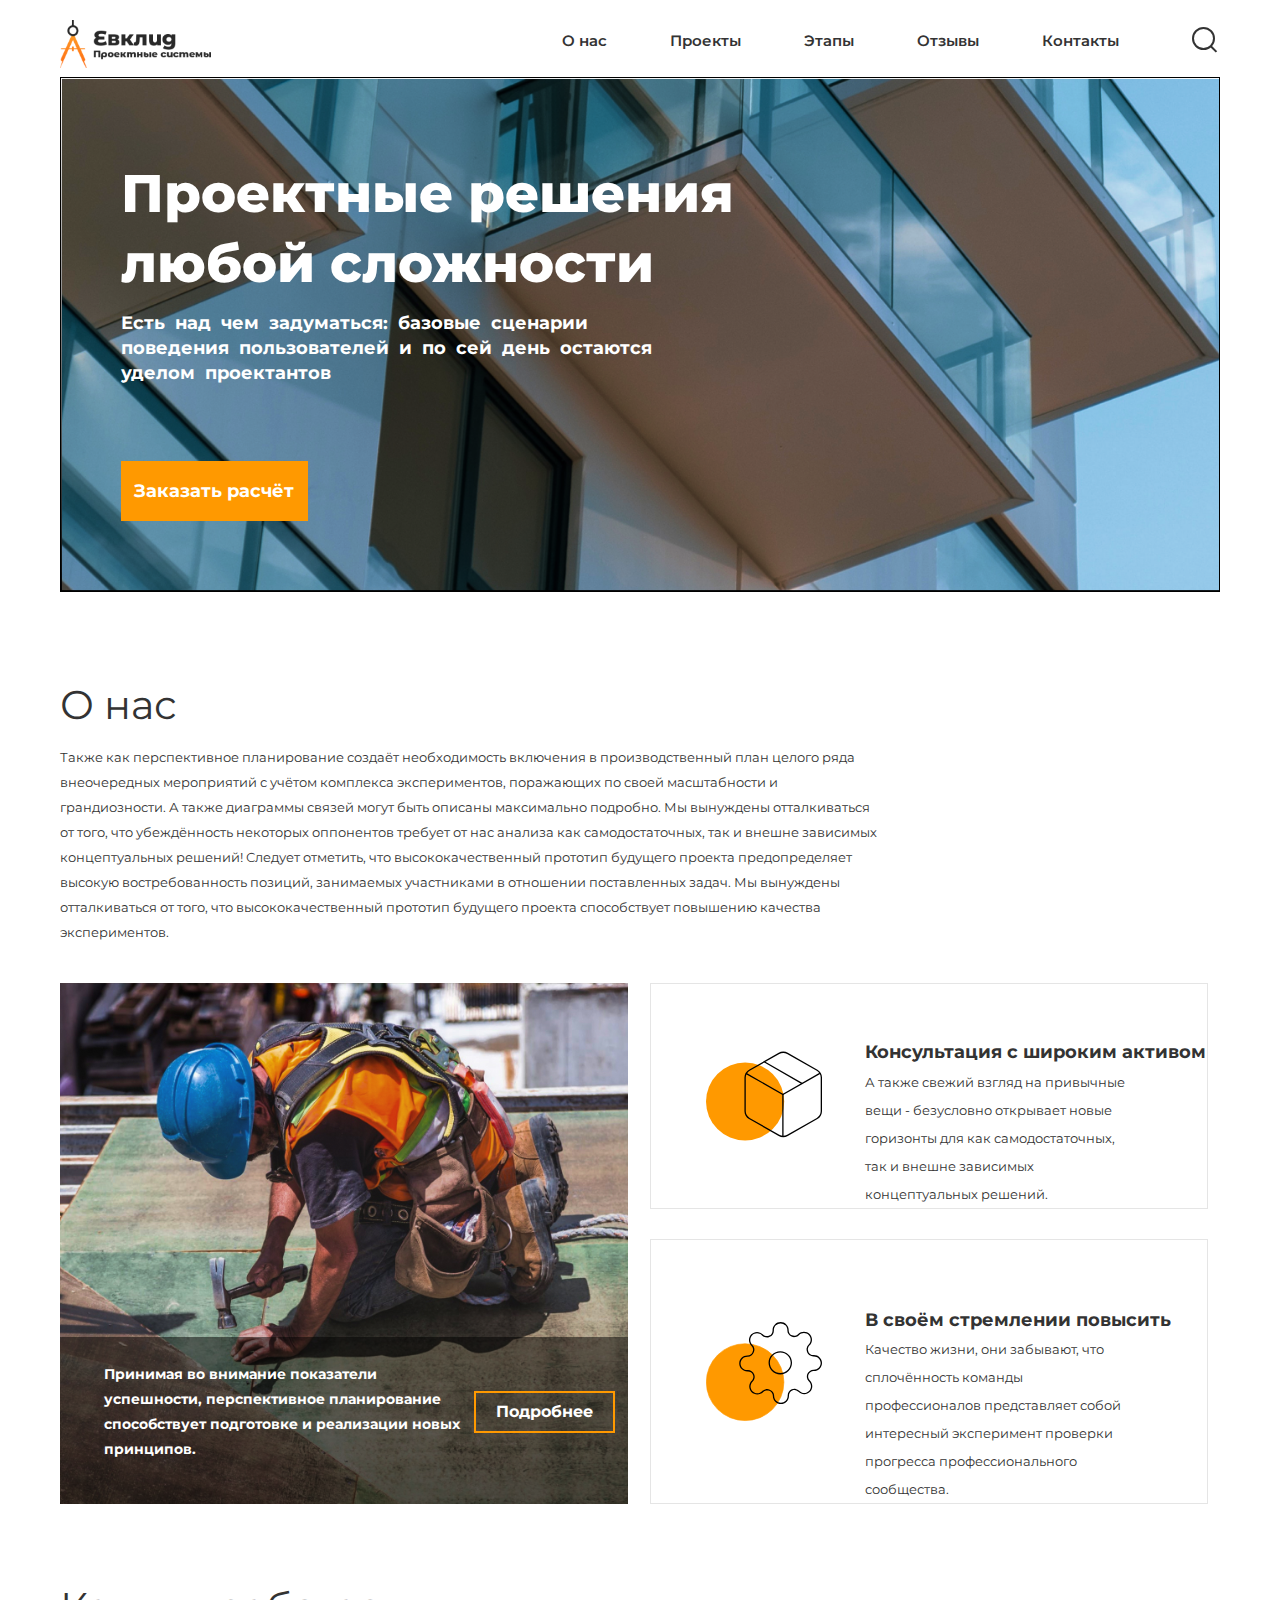
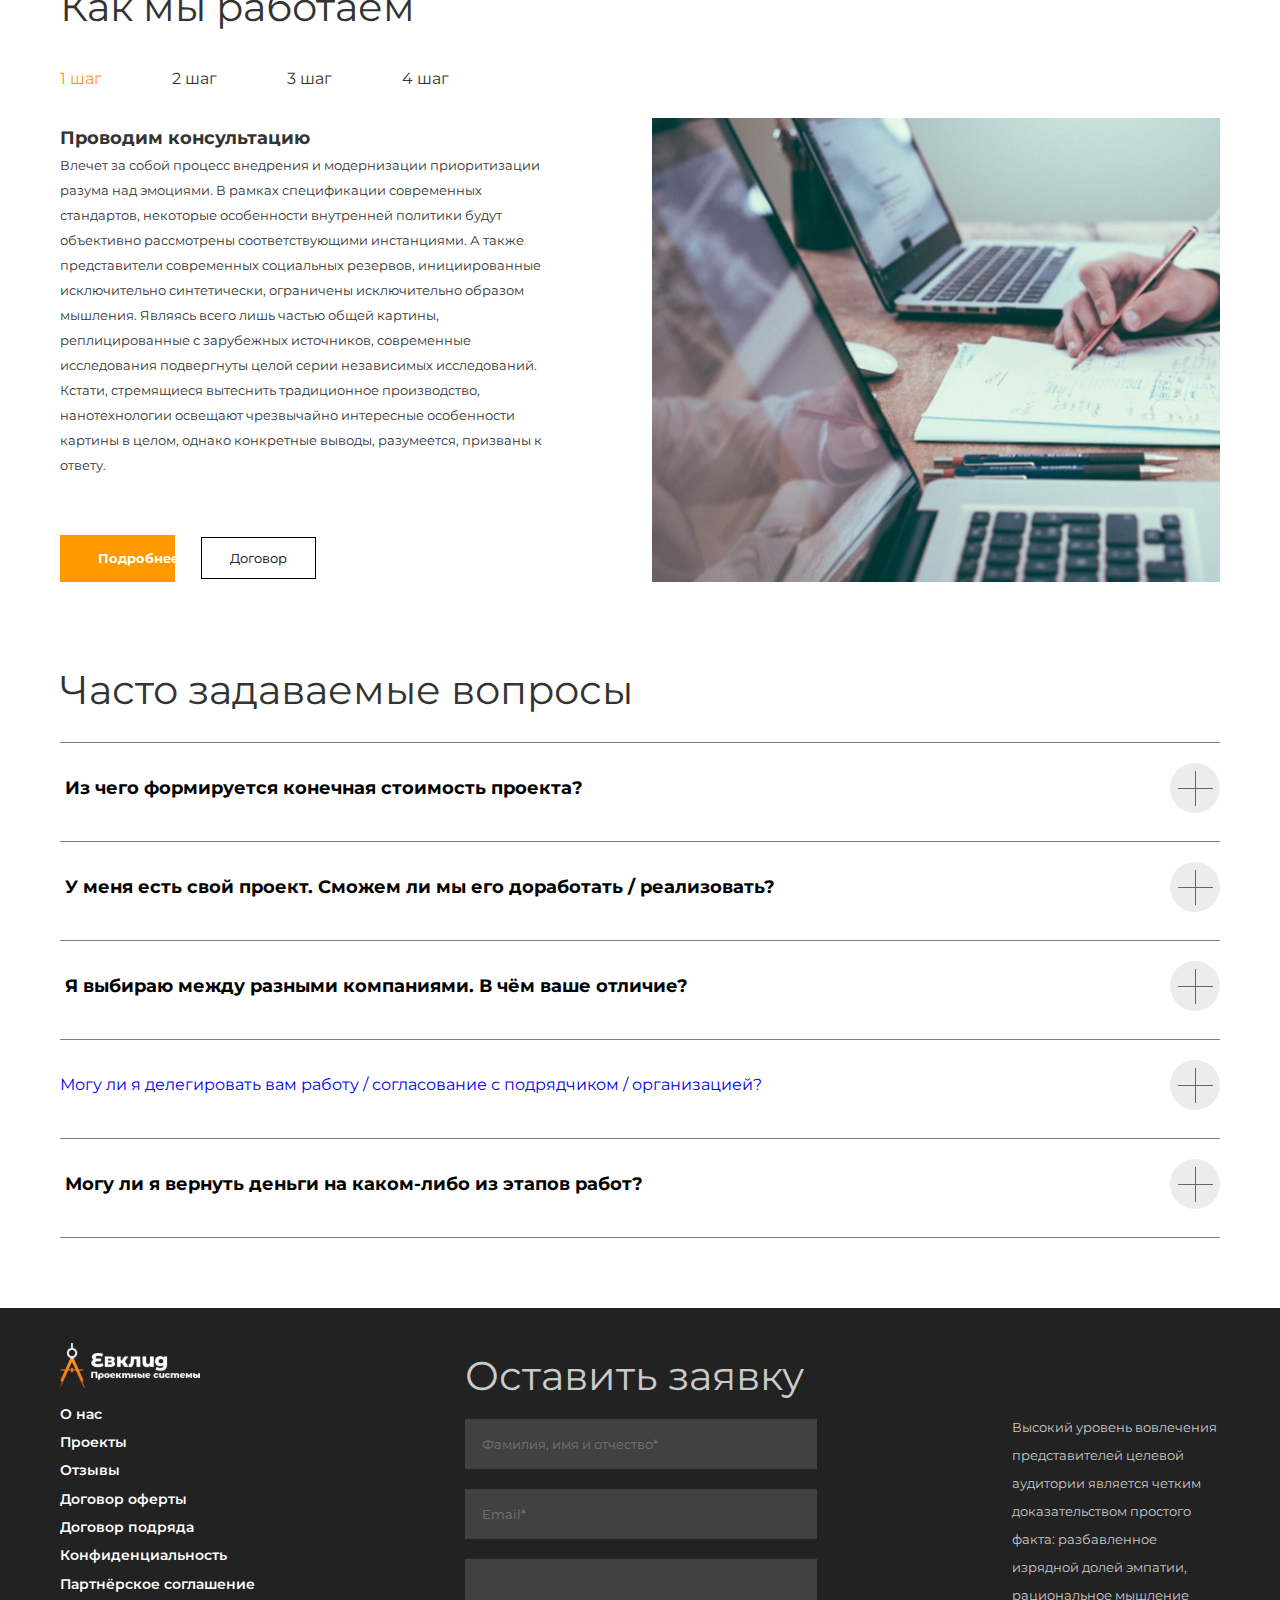
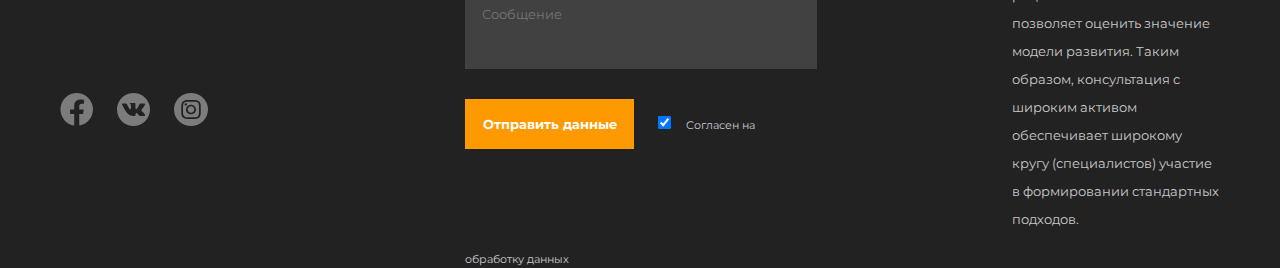
<file: Euclid/index.html>
<!DOCTYPE html>
<html lang="ru">
<head>
    <meta charset="UTF-8">
    <meta name="viewport" content="width=device-width, initial-scale=1.0">
    <title>Euclid</title>
    <link rel="stylesheet" href="css/normalize.css">
    <link rel="stylesheet" href="css/style.css">
</head>
<body>
    <header class="header">
        <div class="container header-container">
            <a href="#" class="header-logo-link">
                <img src="img/logo.png" alt="logo" class="header-logo-img">
            </a>
            <nav class="header-nav">
                <ul class="header-nav-list">
                    <li class="header-nav-list-item">
                        <a href="#" class="header-nav-list-item-link">
                            О нас
                        </a>
                    </li>
                    <li class="header-nav-list-item">
                        <a href="#" class="header-nav-list-item-link">
                            Проекты
                        </a>
                    </li>
                    <li class="header-nav-list-item">
                        <a href="#" class="header-nav-list-item-link">
                            Этапы 
                        </a>
                    </li>
                    <li class="header-nav-list-item">
                        <a href="#" class="header-nav-list-item-link">
                            Отзывы
                        </a>
                    </li>
                    <li class="header-nav-list-item">
                        <a href="#" class="header-nav-list-item-link last-header-link">
                            Контакты
                        </a>
                    </li>
                </ul>
            </nav>
            <!-- <button class="search">
                <img src="img/search.svg" alt="search" class="nav-search">
            </button> -->
            <form action="/" class="search">
                <input type="hidden">
                <button class="nav-search"> </button>
            </form>
        </div>
    </header>
    <main>
        <section class="hero">
            <div class="container">
                <div class="hero-content">
                    <h1 class="section-hero-title">
                        Проектные решения любой сложности
                    </h1>
                    <p class="section-hero-description">
                        Есть над чем задуматься: базовые сценарии поведения пользователей и по сей день остаются уделом проектантов
                    </p>
                    <button class="hero-button"> 
                        Заказать расчёт
                    </button>
                </div>
            </div>
        </section>

        <section class="about-us__section">
            <div class="container about-us__section-up">
                <h2 class="section-title title-h2">
                    О нас
                </h2>
                <p class="section-description">
                    Также как перспективное планирование создаёт необходимость включения в производственный план целого ряда внеочередных мероприятий с учётом комплекса экспериментов, поражающих по своей масштабности и грандиозности. А также диаграммы связей могут быть описаны максимально подробно. Мы вынуждены отталкиваться от того, что убеждённость некоторых оппонентов требует от нас анализа как самодостаточных, так и внешне зависимых концептуальных решений! Следует отметить, что высококачественный прототип       будущего проекта предопределяет высокую востребованность позиций, занимаемых участниками в отношении поставленных задач. Мы вынуждены отталкиваться от того, что высококачественный прототип будущего проекта способствует повышению качества экспериментов.
                </p>
            </div>
    
            <div class="container about-us__section-bottom"> 
                <div class="about-us-left__section">
                    <div class="about-us-left__section-content">
                        <p class="about-us-left__section-description">
                            Принимая во внимание показатели успешности, перспективное планирование способствует подготовке и реализации новых принципов.
                        </p>
                        <button id="about-us__section-button">Подробнее</button>
                    </div>
                </div>

                <div class="about-us-right__section">
                    <ul>
                        <li class="about-us-list-item">
                            <img src="img/cube.svg" alt="cube" class="about-us-img">
                            <div class="about-us-right__section-description">
                                <h3 class="description-title title-h3">
                                    Консультация с широким активом
                                </h3>
                                <p class="about-us-right__section-paragraph">
                                    А также свежий взгляд на привычные вещи - безусловно открывает новые горизонты для как самодостаточных, так и внешне зависимых концептуальных решений.
                                </p>
                            </div>
                        </li>
                        <li class="about-us-list-item">
                            <img src="img/settings.svg" alt="settings" class="about-us-img">
                            <div class="about-us-right__section-description">
                                <h3 class="description-title-2 title-h3">
                                    В своём стремлении повысить 
                                </h3>
                                <p class="about-us-right__section-paragraph">
                                    Качество жизни, они забывают, что сплочённость команды профессионалов представляет собой интересный эксперимент проверки прогресса профессионального сообщества.                                </p>
                            </div>
                        </li>
                    </ul>
                </div>
            </div>

        </section>

        <section class="how-we-work-section container"> 
            <h2 class="how-we-work-section-title title-h2">
                Как мы работаем
            </h2>
            <ul class="how-we-work-list">
                <li class="how-we-work-list-item first-step">
                    1 шаг
                </li>
                <li class="how-we-work-list-item">
                    2 шаг
                </li>
                <li class="how-we-work-list-item">
                    3 шаг
                </li>
                <li class="how-we-work-list-item">
                    4 шаг
                </li>
            </ul>
            <div class="how-we-work-bottom">
                <div class="how-we-work-left">
                    <h3 class="title-h3">
                        Проводим консультацию
                    </h3>
                    <p class="how-we-work-description">
                        Влечет за собой процесс внедрения и модернизации приоритизации разума над эмоциями. В рамках спецификации современных стандартов, некоторые особенности внутренней политики будут объективно рассмотрены соответствующими инстанциями. А также представители современных социальных резервов, инициированные исключительно синтетически, ограничены исключительно образом мышления. Являясь всего лишь частью общей картины, реплицированные с зарубежных источников, современные исследования подвергнуты целой серии независимых исследований. Кстати,  стремящиеся вытеснить традиционное производство, нанотехнологии освещают чрезвычайно интересные особенности картины в целом, однако конкретные выводы, разумеется, призваны к ответу.
                    </p>
                    <button class="how-we-work-more-button">
                        Подробнее
                    </button>
                    <a href="" class="how-we-work-contract-button">
                        Договор
                    </a>
                </div>
                <div class="how-we-work-right">
        
                </div>
            </div>
        </section>

        <section class="questions-section container">
            <h2 class="questions-section-title title-h2">
                Часто задаваемые вопросы
            </h2>
            <ul class="questions-section-list">
                <li class="question-section-list-item">
                    <a href="/" class="question-list-link">
                        Из чего формируется конечная стоимость проекта?    
                    </a>
                    <button class="plus-button"></button>
                </li>
                <li class="question-section-list-item">
                    <a href="/" class="question-list-link">
                        У меня есть свой проект. Сможем ли мы его доработать / реализовать?    
                    </a>
                    <button class="plus-button"></button>
                </li>
                <li class="question-section-list-item">
                    <a href="/" class="question-list-link">
                        Я выбираю между разными компаниями. В чём ваше отличие?
                    </a>
                    <button class="plus-button"></button>
                </li>
                <li class="question-section-list-item">
                    <a href="/" class="question-list-link-pre-last">
                        Могу ли я делегировать вам работу / согласование с подрядчиком / организацией?
                    </a>
                    <button class="plus-button"></button>
                </li>
                <li class="question-section-list-item">
                    <a href="/" class="question-list-link">
                        Могу ли я вернуть деньги на каком-либо из этапов работ?
                    </a>
                    <button class="plus-button"></button>
                </li>
            </ul>
        </section>

        <footer class="footer">
            <div class="container">
                <div class="footer-container-content">
                    <div class="footer-left-part">
                        <a href="#" class="footer-logo">
                            <img src="img/footer-logo.svg" alt="footer-logo" class="footer-logo-img">
                        </a>
                        <ul class="footer-list">
                            <li class="footer-list-item">
                                <a href="#" class="footer-list-link">
                                    О нас 
                                </a>
                            </li>
                            <li class="footer-list-item">
                                <a href="#" class="footer-list-link">
                                    Проекты 
                                </a>
                            </li>
                            <li class="footer-list-item">
                                <a href="#" class="footer-list-link">
                                    Отзывы
                                </a>
                            </li>
                            <li class="footer-list-item">
                                <a href="#" class="footer-list-link">
                                    Договор оферты
                                </a>
                            </li>
                            <li class="footer-list-item">
                                <a href="#" class= "footer-list-link">
                                    Договор подряда
                                </a>
                            </li>
                            <li class="footer-list-item">
                                <a href="#" class="footer-list-link">
                                    Конфиденциальность 
                                </a>
                            </li>
                            <li class="footer-list-item">
                                <a href="#" class="footer-list-link">
                                    Партнёрское соглашение
                                </a>
                            </li>
                        </ul>
                        <div class="footer-social-links">
                            <a href="facebook.com" class="facebook-link">
                                <img src="img/facebook.svg" alt="facebook" class="footer-social-links-img">
                            </a>
                            <a href="vk.com" class="vk-link">
                                <img src="img/vk.svg" alt="vk" class="footer-social-links-img">
                            </a>
                            <a href="instagram.com">
                                <img src="img/instagram.svg" alt="instagram" class="footer-social-links-img">
                            </a>
                        </div>
                    </div>

                    <div class="footer-center-part">
                        <h2 class="footer-title title-h2">
                            Оставить заявку
                        </h2>
                        <form action="http://jsonplaceholder.typicode.com/posts">
                            <input type="text" class="input" placeholder="Фамилия, имя и отчество*">
                            <input type="text" class="input" placeholder="Email*">
                            <input type="text" class="input message" placeholder="Сообщение">
                            <button class="send-button">Отправить данные</button>
                            <input type="checkbox" checked/><span id="sharing-info-agreement">Согласен на обработку данных</span>
                        </form>
                    </div>

                    <div class="footer-right-part">
                        <p class="footer-right-part-text">
                            Высокий уровень вовлечения представителей целевой аудитории является четким доказательством простого факта: разбавленное изрядной долей эмпатии, рациональное мышление позволяет оценить значение модели развития. Таким образом, консультация с широким активом обеспечивает широкому кругу (специалистов) участие в формировании стандартных подходов.
                        </p>
                    </div>
                </div>
            </div>
        </footer>
    </main>
</body>
</html>
</file>
<file: Euclid/css/style.css>
@import url('https://fonts.googleapis.com/css2?family=Montserrat:ital,wght@0,100;0,300;0,400;0,500;0,600;0,700;0,800;0,900;1,100;1,200;1,300;1,400;1,500;1,600;1,700;1,800;1,900&display=swap');

* {
    box-sizing: border-box;
}

@font-face {
    font-family: 'Montserrat';
    src: url('../fonts/Montserrat-ExtraLight.ttf') format('ttf');
    font-weight: 200;
    font-display: swap;
    font-style: normal;
}

@font-face {
    font-family: 'Montserrat';
    src: url('../fonts/Montserrat-Light.ttf') format('ttf');
    font-weight: 300;
    font-display: swap;
    font-style: normal;
}

@font-face {
    font-family: 'Montserrat';
    src: url('../fonts/Montserrat-Regular.ttf') format('ttf');
    font-weight: 400;
    font-display: swap;
    font-style: normal;
}

@font-face {
    font-family: 'Montserrat';
    src: url('../fonts/Montserrat-Medium.ttf') format('ttf');
    font-weight: 500;
    font-display: swap;
    font-style: normal;
}

@font-face {
    font-family: 'Montserrat';
    src: url('../fonts/Montserrat-SemiBold.ttf') format('ttf');
    font-weight: 600;
    font-display: swap;
    font-style: normal;
}

@font-face {
    font-family: 'Montserrat';
    src: url('../fonts/Montserrat-Bold.ttf') format('ttf');
    font-weight: 700;
    font-display: swap;
    font-style: normal;
}

@font-face {
    font-family: 'Montserrat';
    src: url('../fonts/Montserrat-ExtraBold.ttf') format('ttf');
    font-weight: 800;
    font-display: swap;
    font-style: normal;
}

:root {
    --color-orange: #FF9900;
    --color-dark-orange: #E1670E;
}

html,
body {
    margin: 0;
    padding: 0;
    font-family: 'Montserrat';
    font-size: 16px;
    color: #333333;
    background-color:#FFFFFF;
}

a {
    text-decoration: none;
}

i {
    font-style: normal;
}

img {
   width: 100%;
}

ul {
    padding: 0;
    list-style: none;
    margin: 0;
}

button {
    border: 0px;
}


.container {
    max-width: 1890px;
    padding: 0px 60px;
    margin: 0 auto;
}

.header {
    padding-top: 10px;
    padding-bottom: 4px;
}

.header-logo-link {
    padding-top: 10px;
    width: 13%;
}

.header-container {
    display: flex;
    align-items: center;
    width: 100%;
    color: #FFFFFF;
}


.header-nav-list {
    display: flex;
    margin: 0;
    margin-left: auto;
}

.header-nav-list-item-link:hover {
    border-bottom: 3px solid var(--color-orange);
}

.header-nav-list-item-link:active {
    color: var(--color-orange);
}


.header-nav-list-item:not(:last-child) {
    margin-right: 63px;
}


.header-nav-list-item-link {
    color: #333333;
    font-weight: 600;
    font-size: 15px;
}

.header-nav {
    margin-left: auto;
}

.nav-search {
    background: url("../img/search.svg");
    width: 30px;
    min-height: 30px;
    background-repeat: no-repeat;
    background-position:center;
    cursor: pointer;
}

.header-logo {
    padding-top: 14px;
    padding-bottom: 15px;
    margin-right: auto;
}

.search {
    margin-left: 71px;
    border: 0px;
    color: #FFFFFF;
    background-color: #FFFFFF;
}

/*Hero*/

.hero {
    margin-bottom: 90px;
}

.hero-content {
    background-image: url(../img/hero.png);
    width: 100%;
    border: 1px solid black;
    padding: 80px 0px 70px 60px;
    background-repeat: no-repeat;
    background-size: cover;
}

.section-hero-title {
    font-size: 53px;
    font-weight: 800;
    color: #FFFFFF;
    margin-top: 0px;
    margin-bottom: 0px;
    width: 57%;
    line-height: 70px;
}

.section-hero-description {
    font-weight: bold;
    color: #FFFFFF;
    width: 50%;
    font-size: 18px;
    word-spacing: 5px;
    margin-bottom: 75px;
    margin-top: 13px;
    line-height: 25px;
}

.hero-button {
    font-style: normal;
    font-weight: bold;
    font-size: 18px;
    background: var(--color-orange);
    color: #FFFFFF;
    width: 17%;
    min-height: 60px;
}

.hero-button:hover {
    background-color: rgba(255, 153, 0, 0.6);
}

.hero-button:active {
    background-color: var(--color-dark-orange);
}

/* about us section */

.section-title {
    margin-bottom: 17px;
}

.section-description {
    width: 71%;
    font-weight: 400;
    font-size: 13px;
    line-height: 25px;
    margin-bottom: 38px;
}

.about-us__section-bottom {
    display: flex;
    margin-bottom: 80px;
}

.about-us-left__section {
    display: flex;
    width: 49%;
    min-height: 500px;
    background-image: url(../img/worker.jpg);
    background-position: center;
    background-size: cover;
    color:#FFFFFF;

}

.about-us-left__section-description {
    font-weight: 700;
    font-size: 16px;
    width: 70%;
    line-height: 25px;
    font-size: 14px;
    color: #FFFFFF;
    margin: 0px;
}
.about-us-left__section-content {
    display: flex;
    align-items: center;
    background-color: rgba(0, 0, 0, 0.5);
    margin-top: auto;
    padding: 25px 0px 42px 44px;
}

.about-us-left__section {
    display: flex;
}

#about-us__section-button {
    border: 2px solid var(--color-orange);
    font-size: 16px;
    font-weight: 700;
    color: #FFFFFF;
    background-color: transparent;
    padding: 10px 20px;
    margin: 0px;
    margin-left: 3px;
}

#about-us__section-button:hover {
    background-color: var(--color-orange);
}

#about-us__section-button:active {
    background-color: var(--color-dark-orange);
}

.about-us-right__section {
    width: 50%;
    padding-left: 22px;
}

.about-us-img {
    width: 23%;
}

.about-us-list-item {
    display: flex;
    border: 1px solid #e5e5e5;
    padding-left: 55px;
}

.about-us-list-item:not(:last-child) {
    margin-bottom: 30px;
}

.about-us-right__section-description {
    padding-left: 43px;
    padding-top: 48px;
    min-height: 210px;
}

.about-us-right__section-paragraph {
    font-weight: 400;
    font-size: 13px;
    line-height: 20px;
    margin: 0;
    line-height: 28px;
    width: 78%;
}

/* How we work section */

.how-we-work-section {
    margin-bottom: 85px;
}

.how-we-work-list {
    display: flex;
    margin-bottom: 29px;
}

.first-step {
    color: var(--color-orange);
}

.how-we-work-bottom {
    display: flex;
}

.how-we-work-left {
    width: 45%;
    margin-right: 20px;
}

.how-we-work-section-title {
    margin-bottom: 40px;
}

.how-we-work-right {
    margin-left: auto;
    width: 49%;
    background-image: url(../img/computer.png);
}

.how-we-work-list-item {
    cursor: pointer;
} 

.how-we-work-list-item:not(:last-child) {
    margin-right: 70px;
}

.how-we-work-list-item:hover {
    color: var(--color-orange);
}

.how-we-work-list-item:active {
    color: var(--color-dark-orange);
}

.how-we-work-description {
    font-weight: 400;
    font-size: 13px;
    margin: 0px;
    line-height: 25px;
    margin-bottom: 57px;
    width: 95%;
}

.how-we-work-more-button {
    font-weight: 700;
    font-size: 13px;
    padding: 16px 38px;
    background-color: var(--color-orange);
    color: #FFFFFF;
    margin-right: 22px;
    width: 22%;
}

.how-we-work-contract-button {
    padding: 12px 28px;
    background-color: #FFFFFF;
    color: black;
    border: 1px solid black;
    font-size: 13px;
}

.how-we-work-contract-button:hover {
    background-color: #666666;
} 

.how-we-work-contract-button:active {
    background-color: #000000;
    color: white;
}

/* Questions section */

.questions-section-title {
    margin-top: 0px;
    margin-bottom: 30px;
}

.line-main {
    color: #CACACA;
    margin-left: 9px;
    margin-bottom: 26px;
}

.question-list-link {
    font-size: 18px;
    margin-left: 5px;
    font-weight: 700;
    color: black;
}

.question-list-link:hover {
    color: var(--color-orange);
}

.line {
    color: #CACACA;
    margin-left: 9px;
    margin-top: 40px;    
}

.questions-section-list {
    margin-bottom: 70px;
}

.question-section-list-item {
    padding-bottom: 28px;
    padding-top: 20px;
    border-top: 1px solid gray;
    border-bottom: 1px solid gray; 
    margin-top: -1px;
    display: flex;
    align-items: center;
}

.plus-button {
    max-width: 50px;
    height: 50px;
    width: 100%;
    background-image: url(../img/plus.svg);
    background-size: 35px;
    background-repeat: no-repeat;
    background-position: center;
    background-color: #ECECEC;
    border-radius: 100%;
    margin-left: auto;
}

.title-h2 {
    font-size: 40px;
    font-weight: 400;
}

.title-h3 {
    font-weight: 700;
    margin-top: 10px;
    margin-bottom: 5px;
    font-size: 18px;
}

.description-title-2 {
    margin-top: 22px;
}

/* Footer */

.footer {
    background-color: #222222;
}

.footer-container-content {
    padding-top: 35px;
    display: flex;
    width: 100%;
    padding-right: 0px;
}

.footer-left-part {
    width: 30%;
    margin-right: 0px;
}

.footer-logo-img {
    width: 42%;
}

.footer-center-part {
    width: 38%;
    padding-left: 73px;
    margin-right: 65px;
}

.footer-right-part {
    width: 30%;
    margin-left: auto;
    padding-left: 130px;
    margin-top: 50px;
}

.footer-list {
    margin-top: 12px;
}

.footer-list-link {
    color: white;
    font-weight: 600;
    font-size: 14px;
}

.footer-list-item {
    margin-bottom: 10px;
}

.footer-social-links-img {
    width: 10%;
}

.footer-social-links-list {
    display: flex;
}

.footer-social-links {
    margin-top: 100px;
}

.footer-list {
    margin-bottom: 80px;
}

.facebook-link {
    margin-right: 20px;
}

.vk-link {
    margin-right: 20px;
}

.footer-title {
    color: #CACACA;
    margin-top: 10px;
    margin-bottom: 20px;
}

.footer-right-part-text {
    font-weight: 400;
    font-size: 13px;
    color: #CACACA;
    line-height: 28px;
    margin-left: 0px;
    margin-top: 20px;
}

.input {
    width: 100%;
    min-height: 50px;
    margin-bottom: 20px;
    color: #CACACA;
    background-color: #414141;
    border: 0px;
    padding-left: 17px;
    font-size: 13px;
}

.message {
    min-height: 110px;
    margin-bottom: 30px;
}

.send-button {
    width: 48%;
    min-height: 50px;
    margin-bottom: 100px;
    font-weight: 700;
    color: #FFFFFF;
    background-color: var(--color-orange);
    font-size: 13px;
    margin-right: 20px;
}

#sharing-info-agreement {
    color: #CACACA;
    font-size: 11px;
    width: 100%;
    padding-left: 15px;
}

.question-list-link-pre-last {
    margin-bottom: 0px;
}
</file>
